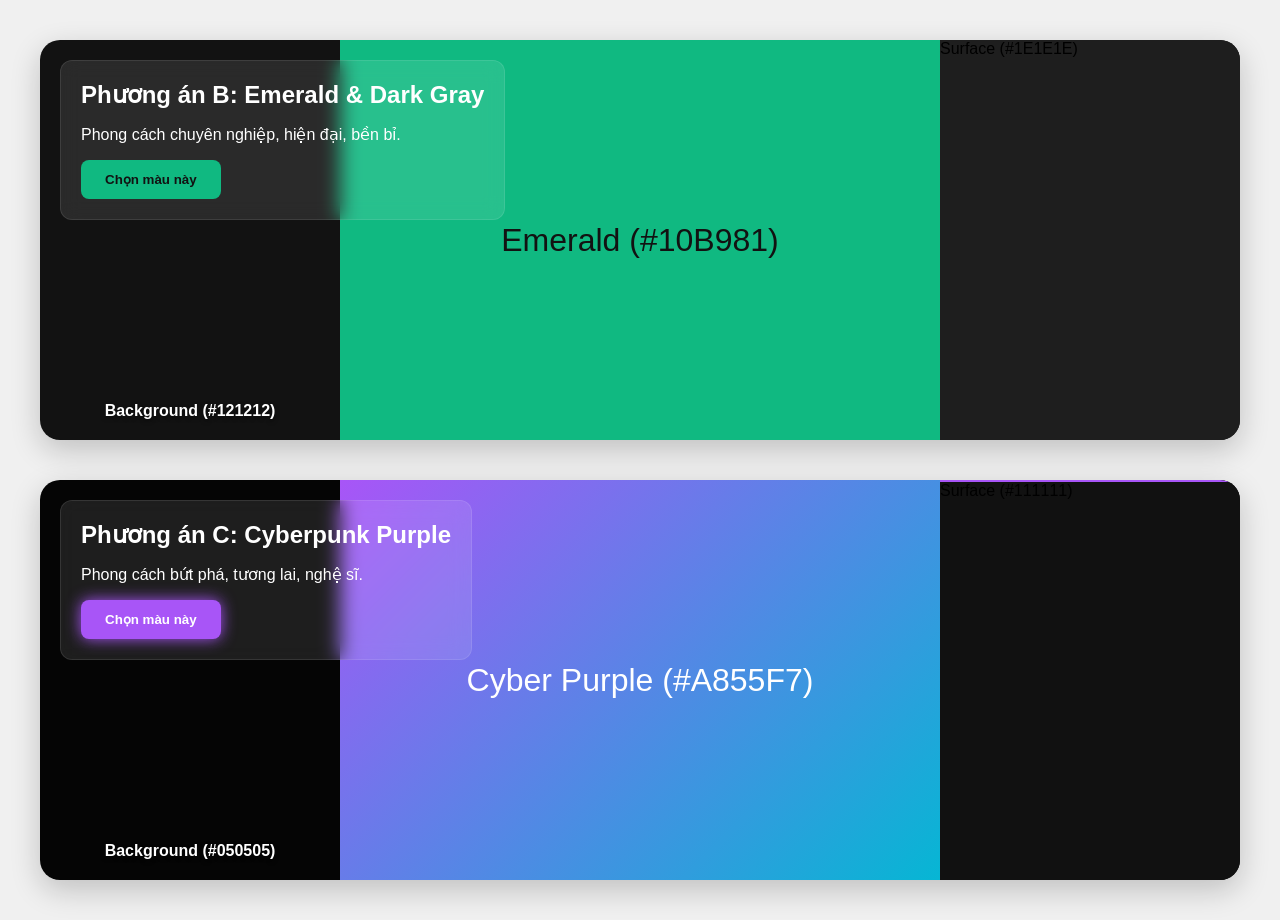
<file: palettes.html>
<!DOCTYPE html>
<html lang="en">
<head>
    <meta charset="UTF-8">
    <meta name="viewport" content="width=device-width, initial-scale=1.0">
    <title>Color Palette Preview - Nguyen Duc Huy</title>
    <style>
        :root {
            --bg-a: #0f172a; --accent-a: #06b6d4; --text-a: #94a3b8;
            --bg-b: #121212; --accent-b: #10b981; --text-b: #f3f4f6;
            --bg-c: #050505; --accent-c: #a855f7; --accent-c2: #06b6d4; --text-c: #e5e7eb;
        }
        body { margin: 0; font-family: 'Inter', sans-serif; display: flex; flex-direction: column; gap: 40px; padding: 40px; background: #f0f0f0; }
        .palette { display: flex; border-radius: 20px; overflow: hidden; box-shadow: 0 10px 30px rgba(0,0,0,0.2); height: 400px; position: relative; }
        .info { position: absolute; top: 20px; left: 20px; z-index: 10; padding: 20px; border-radius: 12px; backdrop-filter: blur(10px); background: rgba(255,255,255,0.1); border: 1px solid rgba(255,255,255,0.1); color: white; }
        .info h2 { margin: 0 0 10px 0; }
        .color-track { display: flex; flex: 1; }
        .block { flex: 1; display: flex; flex-direction: column; align-items: center; justify-content: flex-end; padding-bottom: 20px; color: white; font-weight: bold; text-shadow: 0 2px 4px rgba(0,0,0,0.5); }
        
        .b { background: var(--bg-b); }
        .b .accent { background: var(--accent-b); flex: 2; width: 100%; display: flex; align-items: center; justify-content: center; font-size: 2em; color: var(--bg-b); }
        .b .surface { background: #1e1e1e; flex: 1; width: 100%; }
        
        .c { background: var(--bg-c); }
        .c .accent { background: linear-gradient(135deg, var(--accent-c), var(--accent-c2)); flex: 2; width: 100%; display: flex; align-items: center; justify-content: center; font-size: 2em; color: white; }
        .c .surface { background: #111111; border-top: 2px solid var(--accent-c); flex: 1; width: 100%; }

        .btn { padding: 12px 24px; border-radius: 8px; font-weight: bold; cursor: pointer; border: none; transition: 0.3s; }
        .btn-b { background: var(--accent-b); color: var(--bg-b); }
        .btn-c { background: var(--accent-c); color: white; box-shadow: 0 0 15px var(--accent-c); }
    </style>
</head>
<body>

    <div class="palette">
        <div class="info">
            <h2>Phương án B: Emerald & Dark Gray</h2>
            <p>Phong cách chuyên nghiệp, hiện đại, bền bỉ.</p>
            <button class="btn btn-b">Chọn màu này</button>
        </div>
        <div class="color-track b">
            <div class="block">Background (#121212)</div>
            <div class="accent">Emerald (#10B981)</div>
            <div class="surface">Surface (#1E1E1E)</div>
        </div>
    </div>

    <div class="palette">
        <div class="info">
            <h2>Phương án C: Cyberpunk Purple</h2>
            <p>Phong cách bứt phá, tương lai, nghệ sĩ.</p>
            <button class="btn btn-c">Chọn màu này</button>
        </div>
        <div class="color-track c">
            <div class="block">Background (#050505)</div>
            <div class="accent">Cyber Purple (#A855F7)</div>
            <div class="surface">Surface (#111111)</div>
        </div>
    </div>

</body>
</html>
</file>
